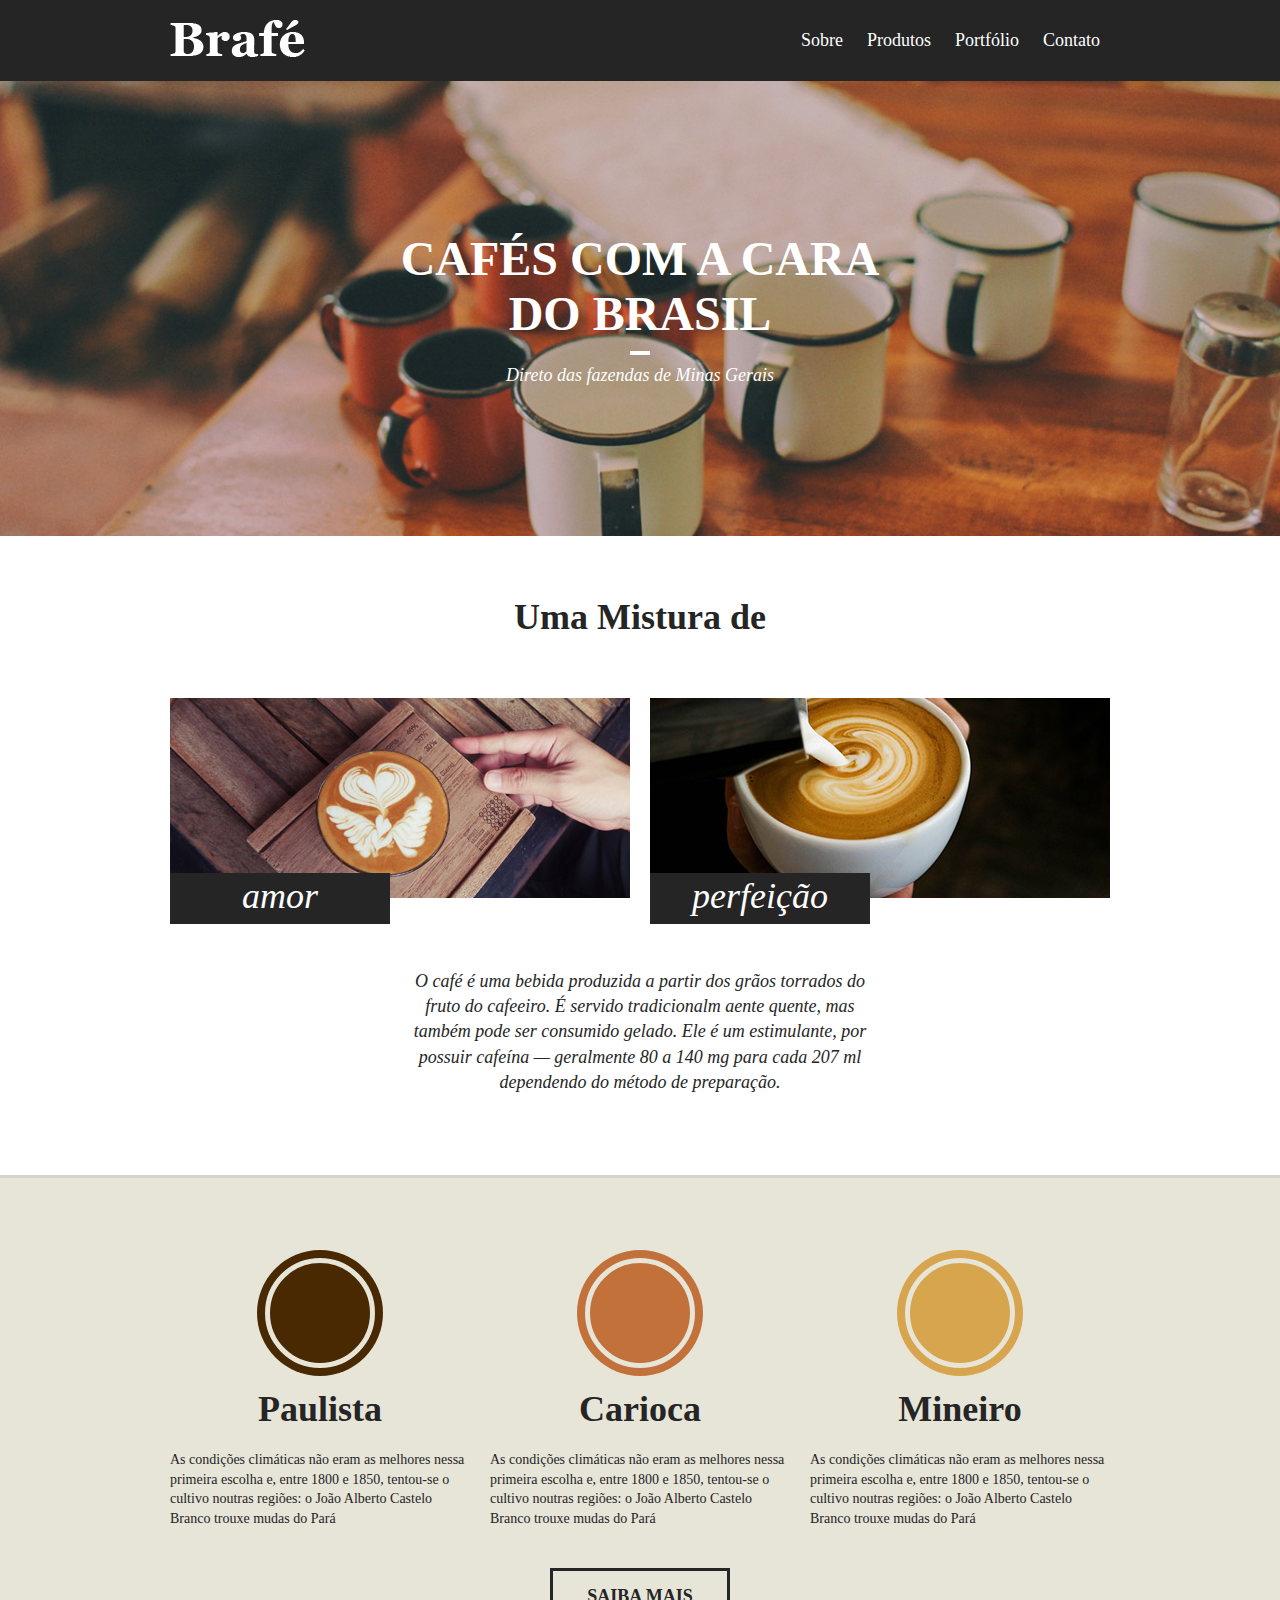
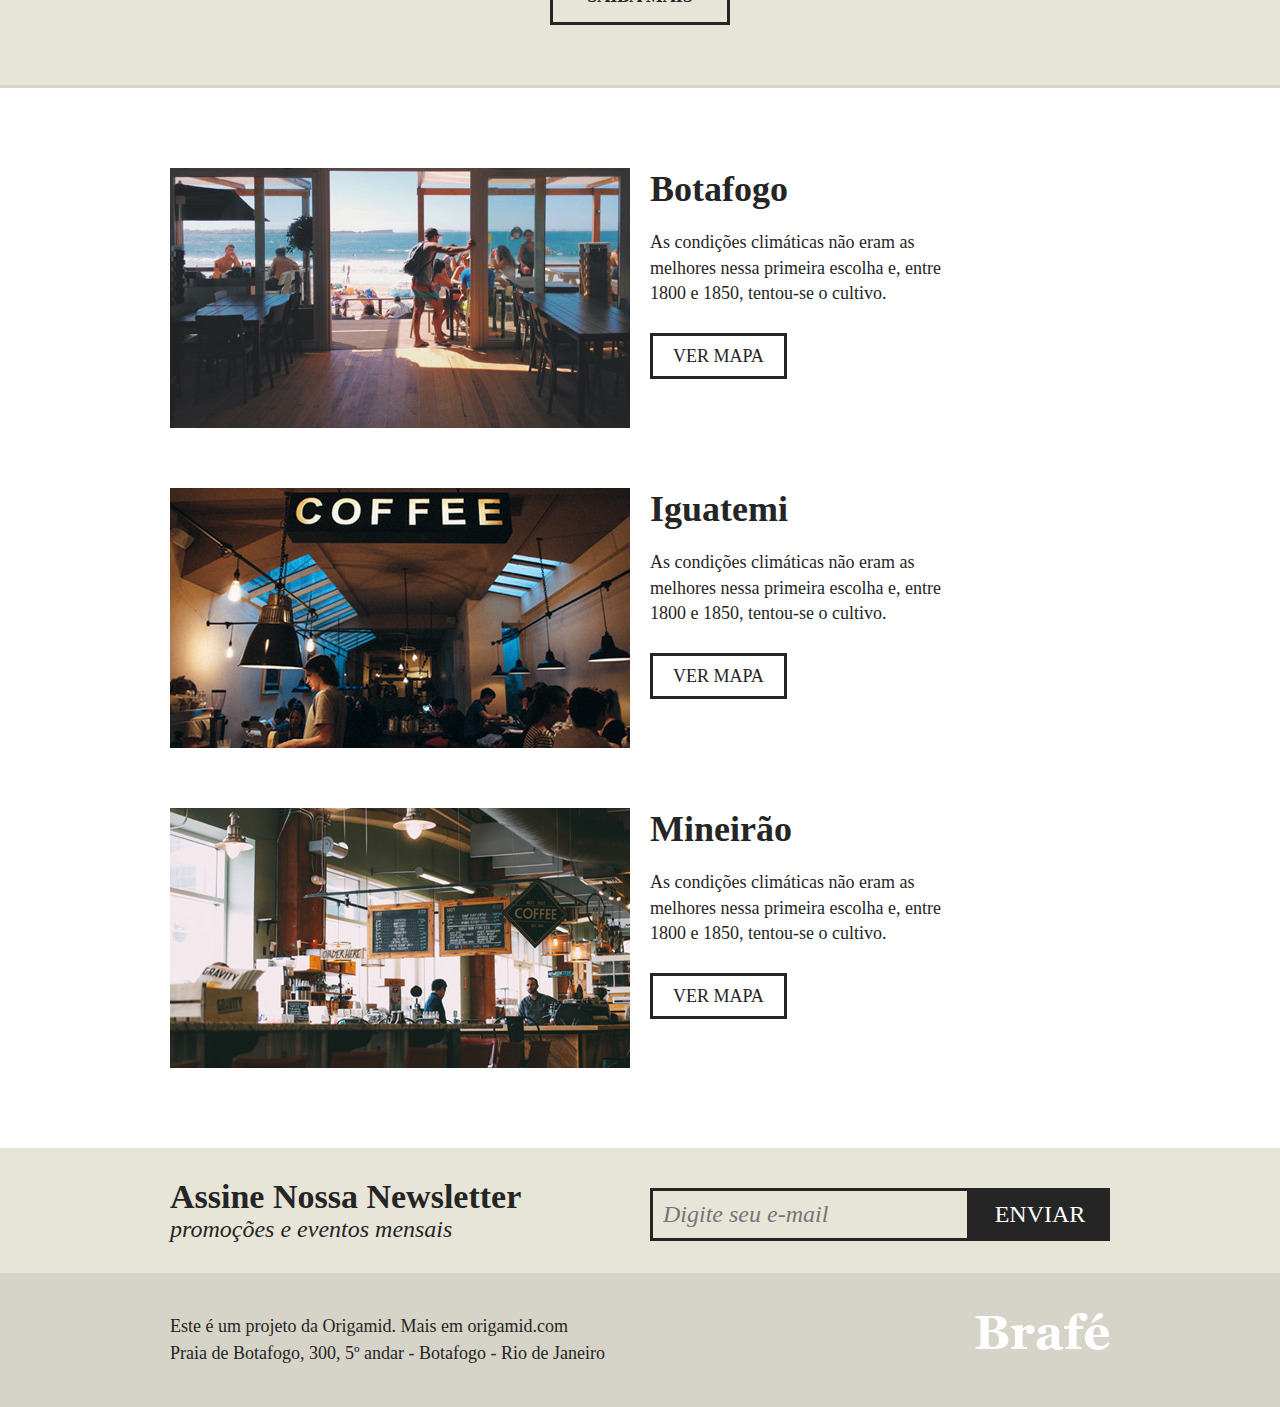
<file: html/index.html>
<!DOCTYPE html>
<html lang="pt-br">
  <head>
    <title>Brafé 1</title>
    <meta charset="utf-8" />
    <meta
      name="viewport"
      content="width=device-width, initial-scale=1, shrink-to-fit=no"
    />
    <link rel="stylesheet" type="text/css" href="../css/style.css" />
  </head>
  <body>
    <header class="menu">
      <div class="menu-container">
        <a class="menu-logo" href="#"
          ><img src="../img/brafe.png" alt="Brafé"
        /></a>
        <nav class="menu-nav">
          <ul>
            <li><a href="#">Sobre</a></li>
            <li><a href="#">Produtos</a></li>
            <li><a href="#">Portfólio</a></li>
            <li><a href="#">Contato</a></li>
          </ul>
        </nav>
      </div>
    </header>

    <main class="intro">
      <h1>Cafés com a cara<br />do Brasil</h1>
      <p>Direto das fazendas de Minas Gerais</p>
    </main>

    <section class="sobre">
      <h2>Uma Mistura de</h2>
      <div class="sobre-container">
        <div class="sobre-item">
          <img src="../img/cafe-1.jpg" />
          <h3>amor</h3>
        </div>
        <div class="sobre-item">
          <img src="../img/cafe-2.jpg" />
          <h3>perfeição</h3>
        </div>
      </div>
      <p>
        O café é uma bebida produzida a partir dos grãos torrados do fruto do
        cafeeiro. É servido tradicionalm aente quente, mas também pode ser
        consumido gelado. Ele é um estimulante, por possuir cafeína — geralmente
        80 a 140 mg para cada 207 ml dependendo do método de preparação.
      </p>
    </section>

    <section class="produtos">
      <div class="produtos-container">
        <div class="produtos-item">
          <h2 class="produtos-paulista">Paulista</h2>
          <p>
            As condições climáticas não eram as melhores nessa primeira escolha
            e, entre 1800 e 1850, tentou-se o cultivo noutras regiões: o João
            Alberto Castelo Branco trouxe mudas do Pará
          </p>
        </div>
        <div class="produtos-item">
          <h2 class="produtos-carioca">Carioca</h2>
          <p>
            As condições climáticas não eram as melhores nessa primeira escolha
            e, entre 1800 e 1850, tentou-se o cultivo noutras regiões: o João
            Alberto Castelo Branco trouxe mudas do Pará
          </p>
        </div>
        <div class="produtos-item">
          <h2 class="produtos-mineiro">Mineiro</h2>
          <p>
            As condições climáticas não eram as melhores nessa primeira escolha
            e, entre 1800 e 1850, tentou-se o cultivo noutras regiões: o João
            Alberto Castelo Branco trouxe mudas do Pará
          </p>
        </div>
      </div>
      <a class="produtos-btn" href="#">Saiba Mais</a>
    </section>

    <section class="locais">
      <div class="locais-item">
        <img src="../img/botafogo.jpg" alt="Brafé unidade Botafogo" />
        <div>
          <h2>Botafogo</h2>
          <p>
            As condições climáticas não eram as melhores nessa primeira escolha
            e, entre 1800 e 1850, tentou-se o cultivo.
          </p>
          <a href="#">Ver Mapa</a>
        </div>
      </div>

      <div class="locais-item">
        <img src="../img/iguatemi.jpg" alt="Brafé unidade Iguatemi" />
        <div>
          <h2>Iguatemi</h2>
          <p>
            As condições climáticas não eram as melhores nessa primeira escolha
            e, entre 1800 e 1850, tentou-se o cultivo.
          </p>
          <a href="#">Ver Mapa</a>
        </div>
      </div>

      <div class="locais-item">
        <img src="../img/mineirao.jpg" alt="Brafé unidade Mineirão" />
        <div>
          <h2>Mineirão</h2>
          <p>
            As condições climáticas não eram as melhores nessa primeira escolha
            e, entre 1800 e 1850, tentou-se o cultivo.
          </p>
          <a href="#">Ver Mapa</a>
        </div>
      </div>
    </section>

    <section class="assine">
      <div class="assine-container">
        <div class="assine-info">
          <h2>Assine Nossa Newsletter</h2>
          <p>promoções e eventos mensais</p>
        </div>
        <form>
          <label>E-mail</label>
          <input type="text" placeholder="Digite seu e-mail" />
          <button type="submit">Enviar</button>
        </form>
      </div>
    </section>

    <footer class="footer">
      <div class="footer-container">
        <p>
          Este é um projeto da Origamid. Mais em origamid.com<br />Praia de
          Botafogo, 300, 5º andar - Botafogo - Rio de Janeiro
        </p>
        <img src="../img/brafe.png" alt="Brafé" />
      </div>
    </footer>
  </body>
</html>
</file>
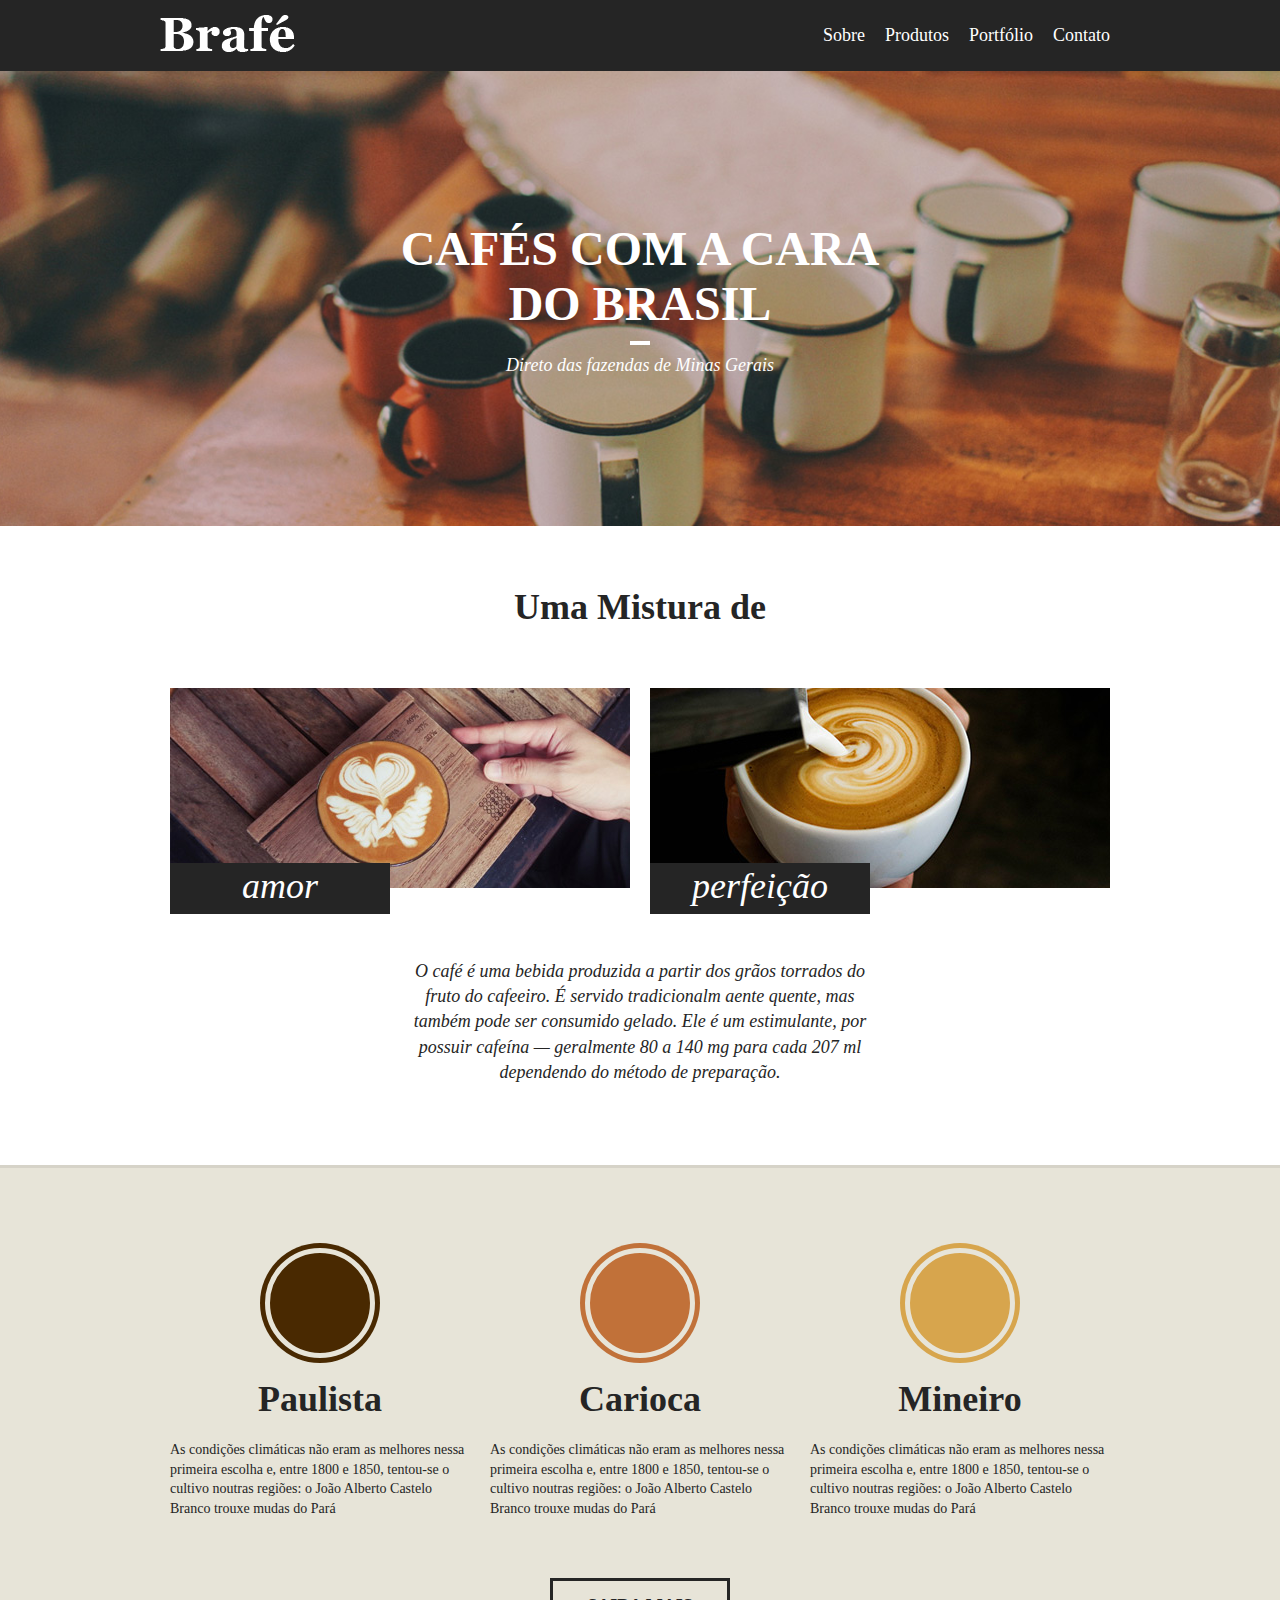
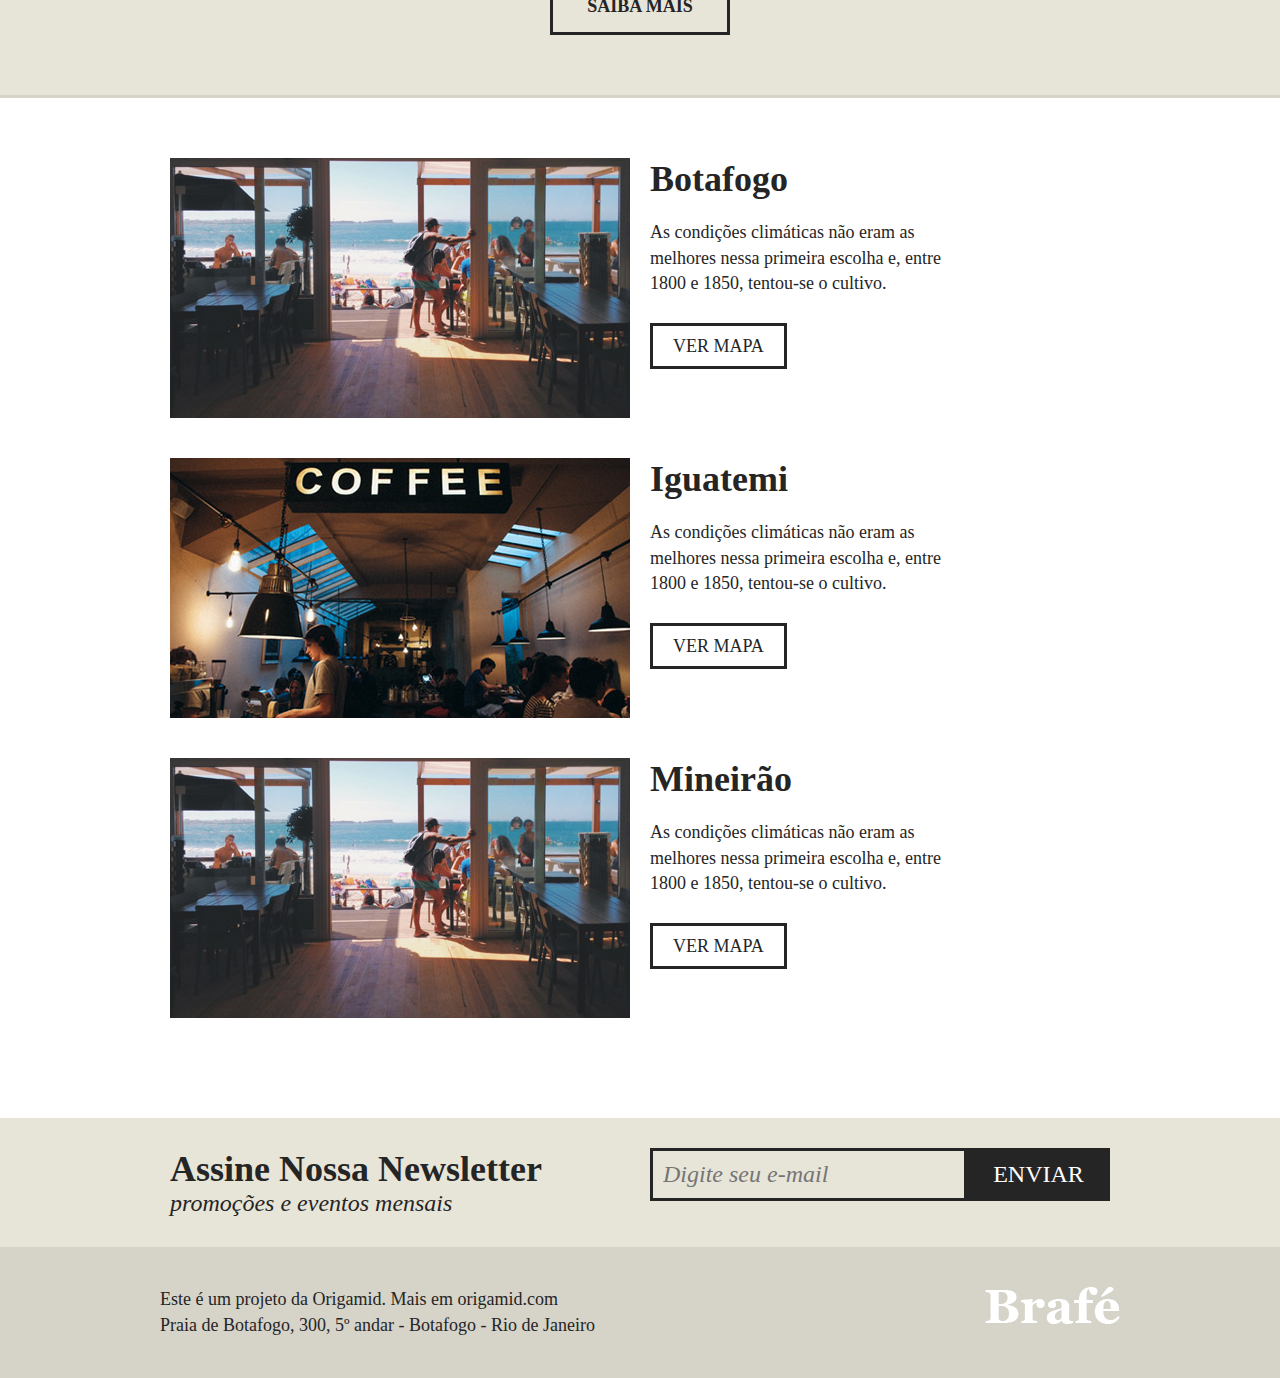
<file: flexbox/flexbox.html>
<!DOCTYPE html>
<html>
  <head>
    <title>Brafé 1</title>
    <meta charset="utf-8" />
    <meta
      name="viewport"
      content="width=device-width, initial-scale=1, shrink-to-fit=no"
    />
    <link rel="stylesheet" type="text/css" href="./css/flexbox.css" />
  </head>
  <body>
    <header class="menu">
      <div class="container">
        <a class="menu-logo" href="#"
          ><img src="img/brafe.png" alt="Brafé"
        /></a>
        <nav class="menu-nav">
          <ul>
            <li><a href="#">Sobre</a></li>
            <li><a href="#">Produtos</a></li>
            <li><a href="#">Portfólio</a></li>
            <li><a href="#">Contato</a></li>
          </ul>
        </nav>
      </div>
    </header>

    <main class="intro">
      <h1>Cafés com a cara<br />do Brasil</h1>
      <p>Direto das fazendas de Minas Gerais</p>
    </main>

    <section class="sobre">
      <h2>Uma Mistura de</h2>
      <div class="container">
        <div class="sobre-item">
          <img src="img/cafe-1.jpg" />
          <h3>amor</h3>
        </div>
        <div class="sobre-item">
          <img src="img/cafe-2.jpg" />
          <h3>perfeição</h3>
        </div>
      </div>
      <p>
        O café é uma bebida produzida a partir dos grãos torrados do fruto do
        cafeeiro. É servido tradicionalm aente quente, mas também pode ser
        consumido gelado. Ele é um estimulante, por possuir cafeína — geralmente
        80 a 140 mg para cada 207 ml dependendo do método de preparação.
      </p>
    </section>

    <section class="produtos">
      <div class="container">
        <div class="produtos-item">
          <h2 class="produtos-paulista">Paulista</h2>
          <p>
            As condições climáticas não eram as melhores nessa primeira escolha
            e, entre 1800 e 1850, tentou-se o cultivo noutras regiões: o João
            Alberto Castelo Branco trouxe mudas do Pará
          </p>
        </div>
        <div class="produtos-item">
          <h2 class="produtos-carioca">Carioca</h2>
          <p>
            As condições climáticas não eram as melhores nessa primeira escolha
            e, entre 1800 e 1850, tentou-se o cultivo noutras regiões: o João
            Alberto Castelo Branco trouxe mudas do Pará
          </p>
        </div>
        <div class="produtos-item">
          <h2 class="produtos-mineiro">Mineiro</h2>
          <p>
            As condições climáticas não eram as melhores nessa primeira escolha
            e, entre 1800 e 1850, tentou-se o cultivo noutras regiões: o João
            Alberto Castelo Branco trouxe mudas do Pará
          </p>
        </div>
      </div>
      <a class="produtos-btn" href="#">Saiba Mais</a>
    </section>

    <section class="locais">
      <div class="locais-item container">
        <div class="locais-img">
          <img src="img/botafogo.jpg" alt="Brafé unidade Botafogo" />
        </div>
        <div class="locais-info">
          <h2>Botafogo</h2>
          <p>
            As condições climáticas não eram as melhores nessa primeira escolha
            e, entre 1800 e 1850, tentou-se o cultivo.
          </p>
          <a href="#">Ver Mapa</a>
        </div>
      </div>

      <div class="locais-item container">
        <div class="locais-img">
          <img src="img/iguatemi.jpg" alt="Brafé unidade Iguatemi" />
        </div>
        <div class="locais-info">
          <h2>Iguatemi</h2>
          <p>
            As condições climáticas não eram as melhores nessa primeira escolha
            e, entre 1800 e 1850, tentou-se o cultivo.
          </p>
          <a href="#">Ver Mapa</a>
        </div>
      </div>

      <div class="locais-item container">
        <div class="locais-img">
          <img src="img/botafogo.jpg" alt="Brafé unidade Mineirão" />
        </div>
        <div class="locais-info">
          <h2>Mineirão</h2>
          <p>
            As condições climáticas não eram as melhores nessa primeira escolha
            e, entre 1800 e 1850, tentou-se o cultivo.
          </p>
          <a href="#">Ver Mapa</a>
        </div>
      </div>
    </section>

    <section class="assine">
      <div class="container">
        <div class="assine-info">
          <h2>Assine Nossa Newsletter</h2>
          <p>promoções e eventos mensais</p>
        </div>
        <form>
          <label>E-mail</label>
          <input type="text" placeholder="Digite seu e-mail" />
          <button type="submit">Enviar</button>
        </form>
      </div>
    </section>

    <footer class="footer">
      <div class="container">
        <p>
          Este é um projeto da Origamid. Mais em origamid.com<br />Praia de
          Botafogo, 300, 5º andar - Botafogo - Rio de Janeiro
        </p>
        <div class="form-img">
          <img src="img/brafe.png" alt="Brafé" />
        </div>
      </div>
    </footer>
  </body>
</html>
</file>
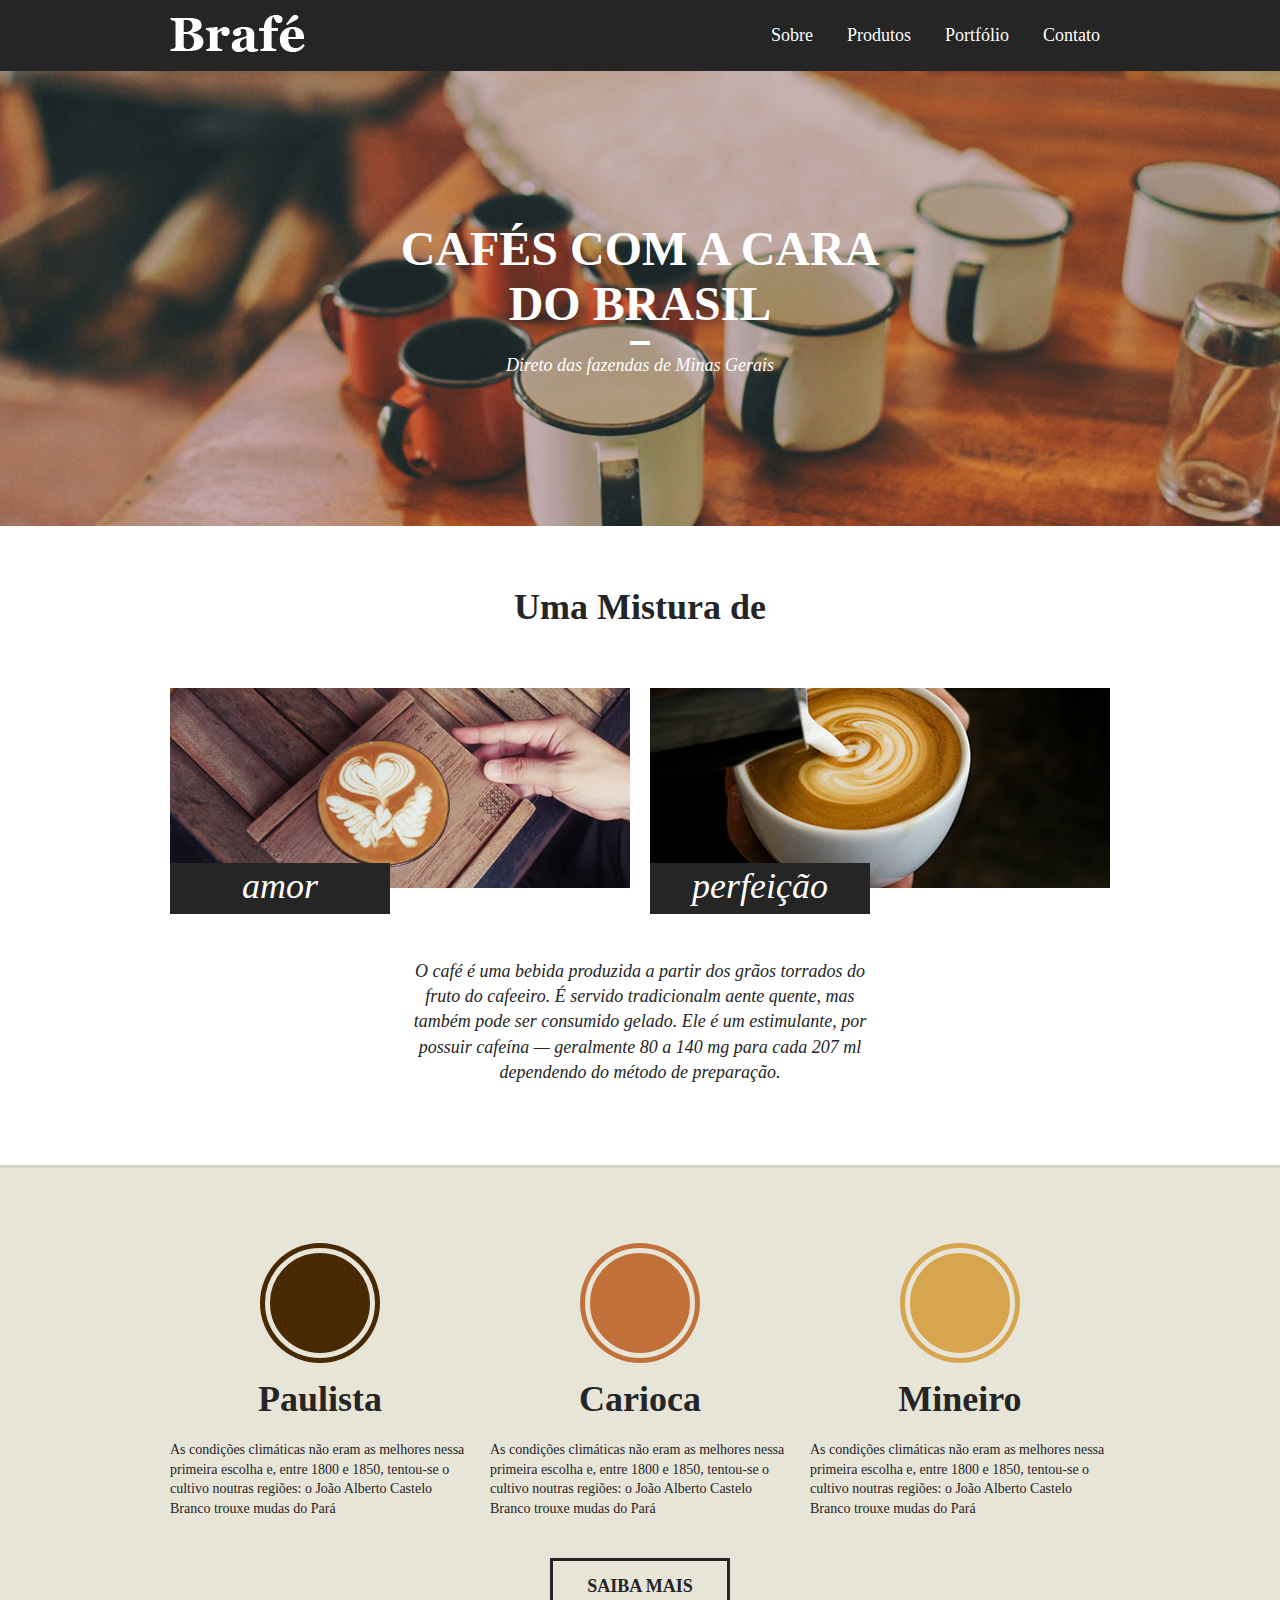
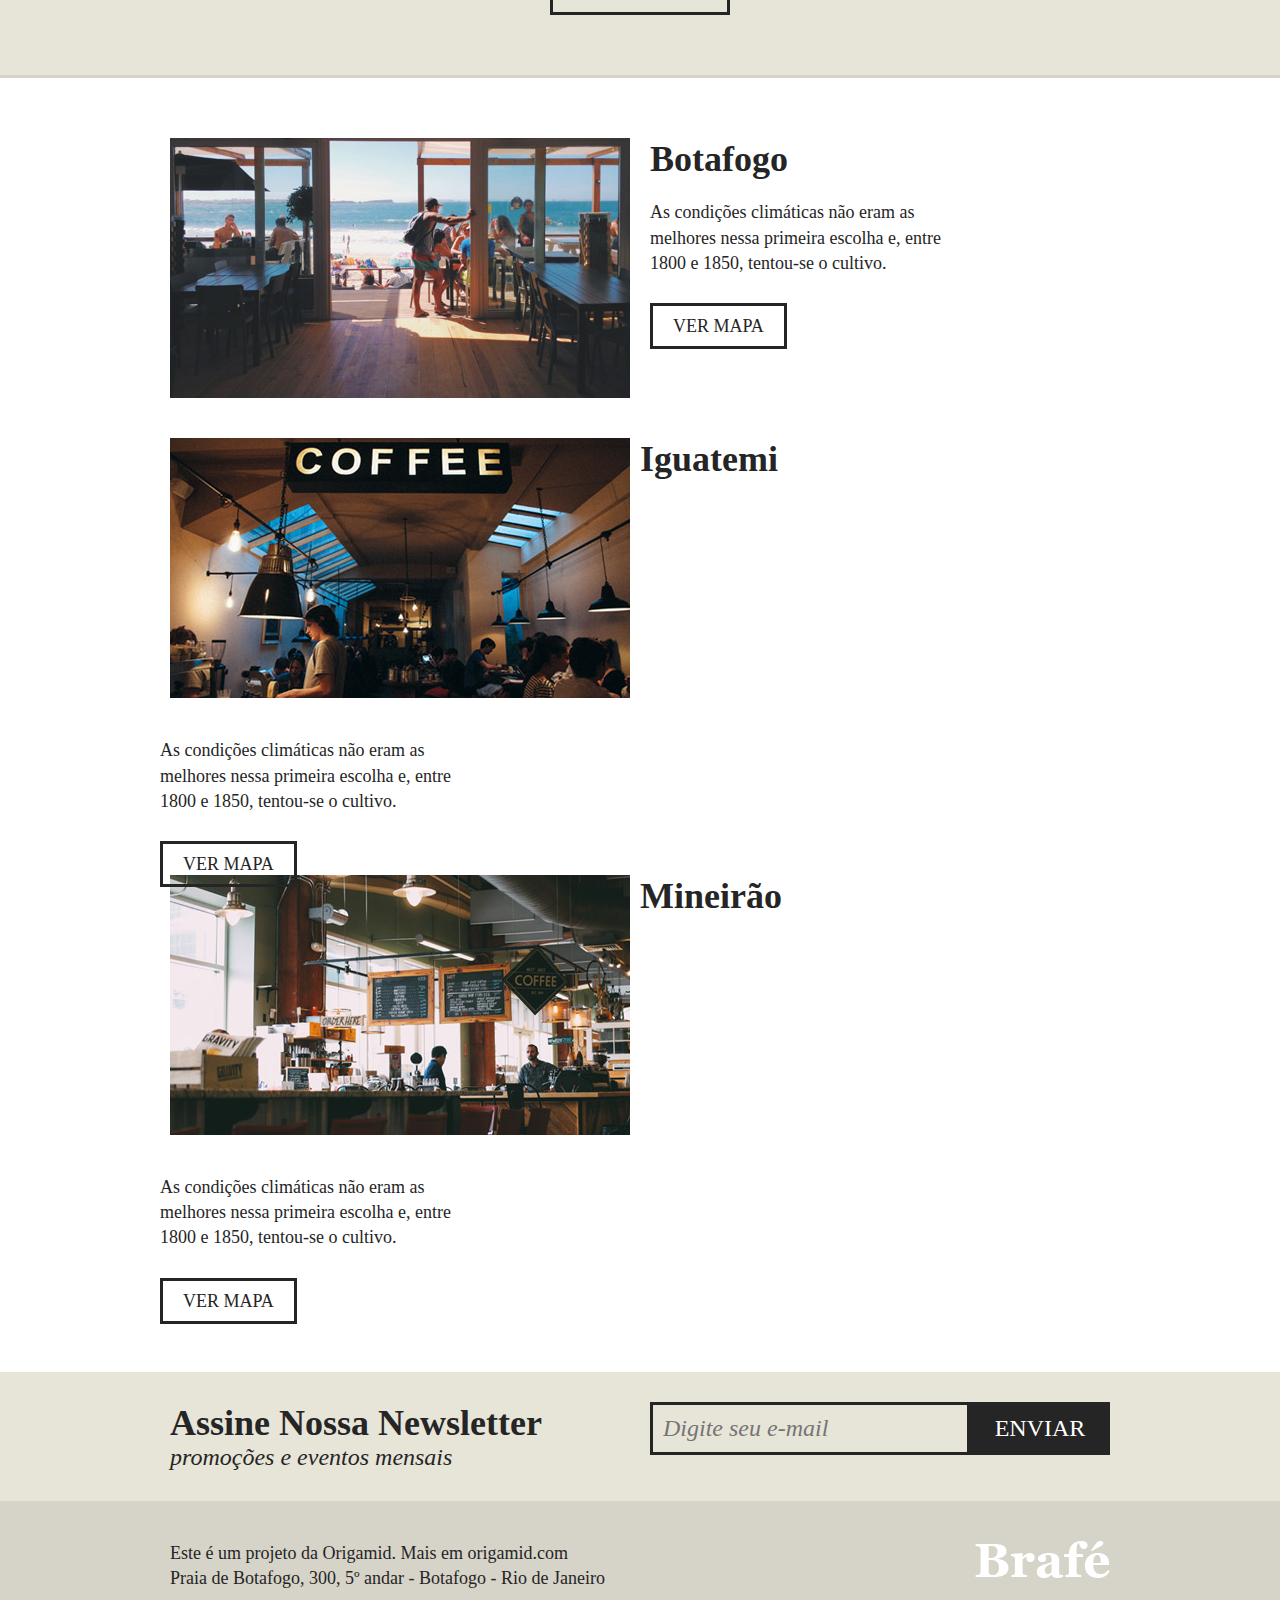
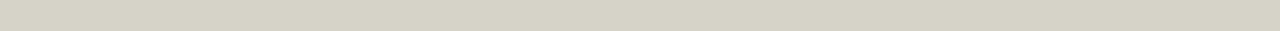
<file: grid/html/brafe.html>
<!DOCTYPE html>
<html lang="pt-br">
  <head>
    <title>Brafé 2</title>
    <meta charset="utf-8" />
    <meta
      name="viewport"
      content="width=device-width, initial-scale=1, shrink-to-fit=no"
    />
    <link rel="stylesheet" type="text/css" href="../css/brafe.css" />
    <link rel="stylesheet" type="text/css" href="../css/grid.css" />
  </head>
  <body>
    <header class="menu">
      <div class="container">
        <a class="menu-logo grid-4" href="#"
          ><img src="../img/brafe.png" alt="Brafé"
        /></a>
        <nav class="menu-nav grid-8">
          <ul>
            <li><a href="#">Sobre</a></li>
            <li><a href="#">Produtos</a></li>
            <li><a href="#">Portfólio</a></li>
            <li><a href="#">Contato</a></li>
          </ul>
        </nav>
      </div>
    </header>

    <main class="intro">
      <h1>Cafés com a cara<br />do Brasil</h1>
      <p>Direto das fazendas de Minas Gerais</p>
    </main>

    <section class="sobre">
      <h2>Uma Mistura de</h2>
      <div class="container">
        <div class="sobre-item grid-6">
          <img src="../img/cafe-1.jpg" />
          <h3>amor</h3>
        </div>
        <div class="sobre-item grid-6">
          <img src="../img/cafe-2.jpg" />
          <h3>perfeição</h3>
        </div>
      </div>
      <p>
        O café é uma bebida produzida a partir dos grãos torrados do fruto do
        cafeeiro. É servido tradicionalm aente quente, mas também pode ser
        consumido gelado. Ele é um estimulante, por possuir cafeína — geralmente
        80 a 140 mg para cada 207 ml dependendo do método de preparação.
      </p>
    </section>

    <section class="produtos">
      <div class="container">
        <div class="produtos-item grid-4">
          <h2 class="produtos-paulista">Paulista</h2>
          <p>
            As condições climáticas não eram as melhores nessa primeira escolha
            e, entre 1800 e 1850, tentou-se o cultivo noutras regiões: o João
            Alberto Castelo Branco trouxe mudas do Pará
          </p>
        </div>
        <div class="produtos-item grid-4">
          <h2 class="produtos-carioca">Carioca</h2>
          <p>
            As condições climáticas não eram as melhores nessa primeira escolha
            e, entre 1800 e 1850, tentou-se o cultivo noutras regiões: o João
            Alberto Castelo Branco trouxe mudas do Pará
          </p>
        </div>
        <div class="produtos-item grid-4">
          <h2 class="produtos-mineiro">Mineiro</h2>
          <p>
            As condições climáticas não eram as melhores nessa primeira escolha
            e, entre 1800 e 1850, tentou-se o cultivo noutras regiões: o João
            Alberto Castelo Branco trouxe mudas do Pará
          </p>
        </div>
      </div>
      <a class="produtos-btn" href="#">Saiba Mais</a>
    </section>

    <section class="locais">
      <div class="locais-item  container">
        <div class="grid-6">
          <img src="../img/botafogo.jpg" alt="Brafé unidade Botafogo" />
        </div>
        <div class="grid-6">
          <h2>Botafogo</h2>
          <p>
            As condições climáticas não eram as melhores nessa primeira escolha
            e, entre 1800 e 1850, tentou-se o cultivo.
          </p>
          <a href="#">Ver Mapa</a>
        </div>
      </div>

      <div class="locais-item  container">
        <div class="grid-6">
          <img src="../img/iguatemi.jpg" alt="Brafé unidade Iguatemi" />
        </div>
        <div>
          <h2>Iguatemi</h2>
          <p>
            As condições climáticas não eram as melhores nessa primeira escolha
            e, entre 1800 e 1850, tentou-se o cultivo.
          </p>
          <a href="#">Ver Mapa</a>
        </div>
      </div>

      <div class="locais-item  container">
        <div class="grid-6">
          <img src="../img/mineirao.jpg" alt="Brafé unidade Mineirão" />
        </div>
        <div>
          <h2>Mineirão</h2>
          <p>
            As condições climáticas não eram as melhores nessa primeira escolha
            e, entre 1800 e 1850, tentou-se o cultivo.
          </p>
          <a href="#">Ver Mapa</a>
        </div>
      </div>
    </section>

    <section class="assine">
      <div class="container">
        <div class="assine-info grid-6">
          <h2>Assine Nossa Newsletter</h2>
          <p>promoções e eventos mensais</p>
        </div>
        <form class="grid-6">
          <label>E-mail</label>
          <input type="text" placeholder="Digite seu e-mail" />
          <button type="submit">Enviar</button>
        </form>
      </div>
    </section>

    <footer class="footer">
      <div class="container">
        <p class="grid-8">
          Este é um projeto da Origamid. Mais em origamid.com<br />Praia de
          Botafogo, 300, 5º andar - Botafogo - Rio de Janeiro
        </p>
        <div class="grid-4">
          <img src="../img/brafe.png" alt="Brafé" />
        </div>
      </div>
    </footer>
  </body>
</html>
</file>
<file: grid/css/grid.css>
.container {
  max-width: 960px;
  margin: 0 auto;
}

.container::after,
.container::before {
  content: "";
  display: table;
  clear: both;
}

.grid-1,
.grid-2,
.grid-3,
.grid-4,
.grid-5,
.grid-6,
.grid-7,
.grid-8,
.grid-9,
.grid-10,
.grid-11,
.grid-12 {
  margin-left: 10px;
  margin-right: 10px;
  float: left;
  display: block;
  min-height: 1px;
}

.grid-1 {
  width: calc(8.333% - 20px);
}

.grid-2 {
  width: calc(16.666% - 20px);
}

.grid-3 {
  width: calc(25% - 20px);
}

.grid-4 {
  width: calc(33.333% - 20px);
}

.grid-5 {
  width: calc(41.666% - 20px);
}

.grid-6 {
  width: calc(50% - 20px);
}

.grid-7 {
  width: calc(58.333% - 20px);
}

.grid-8 {
  width: calc(66.666% - 20px);
}

.grid-9 {
  width: calc(75% - 20px);
}

.grid-10 {
  width: calc(83.333% - 20px);
}

.grid-11 {
  width: calc(91.666% - 20px);
}

.grid-12 {
  width: calc(100% - 20px);
}

@media only screen and (max-width: 739px) {
  .container {
    max-width: 300px;
  }

  .grid-1,
  .grid-2,
  .grid-3,
  .grid-4,
  .grid-5,
  .grid-6,
  .grid-7,
  .grid-8,
  .grid-9,
  .grid-10,
  .grid-11,
  .grid-12 {
    width: 100%;
    margin-left: 0px;
    margin-right: 0px;
    float: none;
  }
}
</file>
<file: css/style.css>
/* Reset */
body,
h1,
h2,
h3,
p,
ul {
  padding: 0px;
  margin: 0px;
}

body {
  font-family: Georgia, serif;
  color: #252525;
}

* {
  box-sizing: border-box;
}

/* Menu */

.menu {
  background: #252525;
  padding: 20px 0;
}

.menu-container {
  max-width: 960px;
  margin: 0 auto;
}

.menu-container::after,
.menu-container::before {
  content: "";
  display: table;
  clear: both;
}

a.menu-logo {
  display: block;
  float: left;
  margin-left: 10px;
}

.menu-nav {
  float: right;
  margin-right: 10px;
}

.menu-nav li {
  display: inline-block;
}

.menu-nav a {
  display: block;
  padding: 10px;
  text-decoration: none;
  color: #fff;
  font-size: 1.125em;
}

@media only screen and (max-width: 739px) {
  .menu {
    text-align: center;
  }

  a.menu-logo {
    float: none;
    margin: 0 auto;
  }

  .menu-nav {
    float: none;
    clear: both;
  }
}

/* Intro */
.intro {
  background: url("../img/bg-intro.jpg") no-repeat center center;
  background-size: cover;
  padding: 150px 0;
  text-align: center;
  color: #fff;
}

.intro h1 {
  text-transform: uppercase;
  font-size: 3em;
}

.intro h1::after {
  content: "";
  display: block;
  width: 20px;
  height: 4px;
  background: #fff;
  margin: 10px auto;
}

.intro p {
  font-style: italic;
  font-size: 1.125em;
}

@media only screen and (max-width: 739px) {
  .intro {
    padding: 60px 0;
  }
}

/* Sobre */
.sobre {
  padding: 60px 0;
}

.sobre-container {
  max-width: 960px;
  margin: 0 auto;
}

.sobre-container::after,
.sobre-container::before {
  content: "";
  display: table;
  clear: both;
}

.sobre h2 {
  text-align: center;
  font-size: 2.25em;
  margin-bottom: 60px;
}

.sobre-item {
  width: 460px;
  float: left;
  margin: 0 10px;
}

.sobre-item img {
  display: block;
  max-width: 100%;
}

.sobre-item h3 {
  font-size: 2.25em;
  line-height: 1em;
  background: #252525;
  width: 220px;
  color: #fff;
  font-style: italic;
  font-weight: normal;
  text-align: center;
  padding: 5px 0 10px 0;
  top: -25px;
  position: relative;
}

.sobre > p {
  font-size: 1.125em;
  line-height: 1.4em;
  font-style: italic;
  text-align: center;
  margin: 20px auto;
  max-width: 460px;
}

@media only screen and (min-width: 739px) and (max-width: 980px) {
  .sobre-container {
    max-width: 720px;
  }

  .sobre-item {
    width: 340px;
  }
}

@media only screen and (max-width: 739px) {
  .sobre-container {
    max-width: 300px;
  }

  .sobre-item {
    max-width: 300px;
    margin: 0 auto;
  }
}

/* Produtos */
.produtos {
  background: #e7e4d8;
  padding: 60px 0;
  border-top: 3px solid #d6d3c8;
  border-bottom: 3px solid #d6d3c8;
}

.produtos-container {
  max-width: 960px;
  margin: 0 auto;
}

.produtos-container::before,
.produtos-container::after {
  content: "";
  clear: both;
  display: table;
}

.produtos-item {
  width: 300px;
  float: left;
  margin: 0 10px 20px 10px;
}

.produtos-item h2 {
  text-align: center;
  font-size: 2.25em;
  margin-bottom: 20px;
}

.produtos-item h2::before {
  content: "";
  display: block;
  width: 100px;
  height: 100px;
  background: currentColor;
  border-radius: 50%;
  margin: 20px auto;
  border: 5px solid #e7e4d8;
  box-shadow: 0 0 0 8px currentColor;
}

h2.produtos-paulista::before {
  color: #492901;
}

h2.produtos-carioca::before {
  color: #c17139;
}

h2.produtos-mineiro::before {
  color: #d7a54d;
}

.produtos-item p {
  font-size: 0.875em;
  line-height: 1.4em;
}

.produtos-btn {
  width: 180px;
  border: 3px solid;
  color: #252525;
  text-decoration: none;
  display: block;
  font-size: 1.125em;
  font-weight: bold;
  text-transform: uppercase;
  text-align: center;
  padding: 15px 0;
  margin: 20px auto 0 auto;
}

.produtos-btn:hover {
  color: #c17139;
}

@media only screen and (min-width: 739px) and (max-width: 980px) {
  .produtos-container {
    max-width: 720px;
  }

  .produtos-item {
    width: 220px;
  }
}

@media only screen and (max-width: 739px) {
  .produtos-container {
    max-width: 300px;
  }

  .produtos-item {
    margin: 0 auto 20px auto;
  }
}

/* Locais */
.locais {
  max-width: 960px;
  margin: 0 auto;
  padding: 20px 0;
}

.locais-item {
  clear: both;
  margin: 60px 0;
}

.locais-item::after,
.locais-item::before {
  content: " ";
  display: table;
  clear: both;
}

.locais-item img {
  width: 460px;
  float: left;
  display: block;
  margin: 0 10px;
}

.locais-item > div {
  width: 460px;
  float: left;
  margin: 0 10px;
}

.locais-item h2 {
  font-size: 2.25em;
  margin-bottom: 20px;
}

.locais-item p {
  font-size: 1.125em;
  line-height: 1.4em;
  max-width: 320px;
  margin-bottom: 40px;
}

.locais-item a {
  font-size: 1.125em;
  text-transform: uppercase;
  text-decoration: none;
  border: 3px solid;
  color: #252525;
  padding: 10px 20px;
}

@media only screen and (min-width: 739px) and (max-width: 980px) {
  .locais {
    max-width: 720px;
  } 

  .locais-item > div,
  .locais-item img {
    max-width: 340px;
  }
}

@media only screen and (max-width: 739px) {
  .locais-item img {
    width: 300px;
    margin: 0px;
  }

  .locais {
    max-width: 300px;
  } 
}

/* Assine */
.assine {
  background: #e7e4d8;
  padding: 30px 0;
}

.assine-container {
  max-width: 960px;
  margin: 0 auto;
}

.assine-container::after,
.assine-container::before {
  content: "";
  display: table;
  clear: both;
}

.assine-info {
  width: 460px;
  margin: 0 10px;
  float: left;
}

.assine-info h2 {
  font-size: 2.125em;
}

.assine-info p {
  font-size: 1.5em;
  font-style: italic;
}

.assine form {
  width: 460px;
  margin: 10px 10px 0 10px;
  float: left;
}

.assine form label {
  display: none;
}

.assine input {
  width: 320px;
  border: 3px solid #252525;
  background: none;
  font-size: 1.5em;
  font-style: italic;
  font-family: Georgia, serif;
  padding: 10px;
  float: left;
}

.assine button {
  background: #252525;
  font-family: Georgia, serif;
  text-transform: uppercase;
  font-size: 1.5em;
  width: 140px;
  padding: 13px 0;
  color: #fff;
  border: none;
  cursor: pointer;
}

@media only screen and (min-width: 739px) and (max-width: 980px) {
  .assine-container {
    max-width: 720px;
  }

  .assine-info,  .assine form, .assine input {
    width: 340px;
  }
}
  
@media only screen and (max-width: 739px) {
  .assine-container {
    max-width: 300px;
  }

  .assine-info,  .assine form, .assine input {
    width: 340px;
    margin: 10px 0 0 0;
  }
}


/* Footer */
.footer {
  background: #d6d3c8;
  padding: 40px 0;
}

.footer-container {
  max-width: 960px;
  margin: 0 auto;
}

.footer-container::after,
.footer-container::before {
  content: "";
  display: table;
  clear: both;
}

.footer p {
  float: left;
  margin: 0 10px;
  font-size: 1.125em;
  line-height: 1.5em;
}

.footer img {
  float: right;
  margin: 0 10px;
  display: block;
}

@media (max-width: 739px) {
  .footer-container {
    max-width: 300px;
  }

  .footer p {
    float: none;
    margin: 0;
  }

  .footer img {
    float: none;
    margin: 20px 0;
  }
}
</file>
<file: flexbox/css/flexbox.css>
/* Reset */

body,
h1,
h2,
h3,
p,
ul {
  padding: 0px;
  margin: 0px;
}

body {
  font-family: Georgia, serif;
  color: #252525;
}

* {
  box-sizing: border-box;
}

.container {
  display: flex;
  max-width: 960px;
  margin: 0 auto;
}
/* Menu */

.menu {
  background: #252525;
  padding: 15px 0;
}

.menu-nav a {
  text-decoration: none;
  color: #fff;
  font-size: 1.125em;
}

.menu-nav {
  flex: 1;
  align-self: center;
}

.menu-nav ul {
  float: right;
  display: flex;
  list-style: none;
}

.menu-nav ul li a {
  padding: 10px;
}

/* Intro */

.intro {
  background: url("../img/bg-intro.jpg") no-repeat center center;
  background-size: cover;
  color: #fff;
  padding: 150px 0;
  text-align: center;
}

.intro h1 {
  text-transform: uppercase;
  font-size: 3em;
}

.intro h1::after {
  content: "";
  display: block;
  width: 20px;
  height: 4px;
  background: #fff;
  margin: 10px auto;
}

.intro p {
  font-style: italic;
  font-size: 1.125em;
}

/* Sobre */
.sobre {
  padding: 60px 0;
}

.sobre h2 {
  font-size: 2.25em;
  text-align: center;
  margin-bottom: 60px;
}

.sobre-item {
  flex: 1;
  margin: 0 10px;
}

.sobre-item img {
  display: block;
  max-width: 100%;
}

.sobre-item h3 {
  font-size: 2.25em;
  line-height: 1em;
  background: #252525;
  color: #fff;
  font-style: italic;
  font-weight: normal;
  text-align: center;
  position: relative;
  width: 220px;
  padding: 5px 0 10px 0;
  top: -25px;
}

.sobre > p {
  font-size: 1.125em;
  line-height: 1.4em;
  font-style: italic;
  margin: 20px auto;
  max-width: 460px;
  text-align: center;
}

/* Produtos */

.produtos {
  background: #e7e4d8;
  border-top: 3px solid #d6d3c8;
  border-bottom: 3px solid #d6d3c8;
  padding: 60px 0;
}

.produtos-item {
  margin: 0 10px 40px 10px;
  flex: 1;
}

.produtos-item h2 {
  font-size: 2.25em;
  text-align: center;
  margin-bottom: 20px;
}

.produtos-item h2::before {
  content: "";
  display: block;
  width: 100px;
  height: 100px;
  background: currentColor;
  border-radius: 50%;
  border: 5px solid #e7e4d8;
  box-shadow: 0 0 0 5px currentColor;
  margin: 20px auto;
}

h2.produtos-paulista::before {
  color: #492901;
}

h2.produtos-carioca::before {
  color: #c17139;
}

h2.produtos-mineiro::before {
  color: #d7a54d;
}

.produtos-item p {
  font-size: 0.875em;
  line-height: 1.4em;
}

.produtos-btn {
  border: 3px solid #252525;
  color: #252525;
  text-decoration: none;
  text-align: center;
  font-size: 1.125em;
  font-weight: bold;
  text-transform: uppercase;
  width: 180px;
  display: block;
  padding: 15px 0;
  margin: 20px auto 0 auto;
}

/* Locais */
.locais {
  padding: 60px 0;
}

.locais-item {
  margin-bottom: 40px;
}

.locais-img img {
  display: block;
  max-width: 100%;
}

.locais-img,
.locais-info {
  flex: 1;
  margin: 0 10px;
}

.locais-item h2 {
  font-size: 2.25em;
  margin-bottom: 20px;
}

.locais-item p {
  font-size: 1.125em;
  line-height: 1.4em;
  max-width: 320px;
  margin-bottom: 40px;
}

.locais-item a {
  font-size: 1.125em;
  text-transform: uppercase;
  text-decoration: none;
  border: 3px solid;
  color: #252525;
  padding: 10px 20px;
}

/* Assine */

.assine {
  background: #e7e4d8;
  padding: 30px 0;
}

.assine-info {
  flex: 1;
  margin: 0 10px;
}

.assine-info h2 {
  font-size: 2.25em;
}

.assine-info p {
  font-size: 1.5em;
  font-style: italic;
}

.assine form {
  flex: 1;
  margin: 0 10px;
  display: flex;
  flex-wrap: wrap;
  align-content: flex-start;
}

.assine form label {
  display: none;
}

.assine input {
  flex: 1;
  align-self: flex-start;
  padding: 10px;
  border: 3px solid #252525;
  background: none;
  font-size: 1.5em;
  font-style: italic;
  font-family: Georgia, serif;
}

.assine button {
  flex: 1;
  padding: 13px;
  align-self: flex-start;
  background: #252525;
  border: none;
  font-family: Georgia, serif;
  text-transform: uppercase;
  font-size: 1.5em;
  color: #fff;
  cursor: pointer;
}

/*Footer*/

.footer {
  background: #d6d3c8;
  padding: 40px 0;
}

.footer p {
  font-size: 1.125em;
  line-height: 1.4em;
  flex: 1;
}

.footer-img {
    margin: 0 10px;
}
</file>
<file: grid/css/brafe.css>
/* Reset */

body,
h1,
h2,
h3,
p,
ul {
  padding: 0px;
  margin: 0px;
}

body {
  font-family: Georgia, serif;
  color: #252525;
}

* {
  box-sizing: border-box;
}

img {
  max-width: 100%;
  display: block;
}

/* Menu */

.menu {
  background: #252525;
  padding: 15px 0;
}

.menu-nav ul {
  float: right;
}

.menu-nav ul li {
  display: inline-block;
}

.menu-nav a {
  text-decoration: none;
  color: #fff;
  font-size: 1.125em;
  margin-left: 10px;
  padding: 10px;
  display: block;
}

@media (max-width: 739px) {
  .menu-nav ul {
    float: none;
  }

  .menu-nav ul li {
    margin-left: 0px;
    padding-left: 0px;
    padding-right: 8px;
  }
}

/* Intro */

.intro {
  background: url("../img/bg-intro.jpg") no-repeat center center;
  background-size: cover;
  color: #fff;
  padding: 150px 0;
  text-align: center;
}

.intro h1 {
  text-transform: uppercase;
  font-size: 3em;
}

.intro h1::after {
  content: "";
  display: block;
  width: 20px;
  height: 4px;
  background: #fff;
  margin: 10px auto;
}

.intro p {
  font-style: italic;
  font-size: 1.125em;
}

@media (max-width: 739px) {
  .intro {
    padding: 60px 0;
  }
}

/* Sobre */
.sobre {
  padding: 60px 0;
}

.sobre h2 {
  font-size: 2.25em;
  text-align: center;
  margin-bottom: 60px;
}

.sobre-item h3 {
  font-size: 2.25em;
  line-height: 1em;
  background: #252525;
  color: #fff;
  font-style: italic;
  font-weight: normal;
  text-align: center;
  position: relative;
  width: 220px;
  padding: 5px 0 10px 0;
  top: -25px;
}

.sobre > p {
  font-size: 1.125em;
  line-height: 1.4em;
  font-style: italic;
  max-width: 460px;
  margin: 20px auto;
  text-align: center;
}

/* Produtos */

.produtos {
  background: #e7e4d8;
  border-top: 3px solid #d6d3c8;
  border-bottom: 3px solid #d6d3c8;
  padding: 60px 0;
}

.produtos-item {
  margin-bottom: 40px;
}

.produtos-item h2 {
  font-size: 2.25em;
  text-align: center;
  margin-bottom: 20px;
}

.produtos-item h2::before {
  content: "";
  display: block;
  width: 100px;
  height: 100px;
  background: currentColor;
  border-radius: 50%;
  border: 5px solid #e7e4d8;
  box-shadow: 0 0 0 5px currentColor;
  margin: 20px auto;
}

h2.produtos-paulista::before {
  color: #492901;
}

h2.produtos-carioca::before {
  color: #c17139;
}

h2.produtos-mineiro::before {
  color: #d7a54d;
}

.produtos-item p {
  font-size: 0.875em;
  line-height: 1.4em;
}

.produtos-btn {
  border: 3px solid #252525;
  color: #252525;
  text-decoration: none;
  text-align: center;
  font-size: 1.125em;
  font-weight: bold;
  text-transform: uppercase;
  width: 180px;
  display: block;
  padding: 15px 0;
  margin: 0 auto;
}

/* Locais */

.locais {
  padding: 60px 0;
}

.locais-item img {
  margin-bottom: 40px;
}

.locais-item h2 {
  font-size: 2.25em;
  margin-bottom: 20px;
}

.locais-item p {
  font-size: 1.125em;
  line-height: 1.4em;
  max-width: 320px;
  margin-bottom: 40px;
}

.locais-item a {
  font-size: 1.125em;
  text-transform: uppercase;
  text-decoration: none;
  border: 3px solid;
  color: #252525;
  padding: 10px 20px;
}

/* Assine */

.assine {
  background: #e7e4d8;
  padding: 30px 0;
}

.assine-info h2 {
  font-size: 2.25em;
}

.assine-info p {
  font-size: 1.5em;
  font-style: italic;
}

.assine form label {
  display: none;
}

.assine input {
  border: 3px solid #252525;
  background: none;
  font-size: 1.5em;
  font-style: italic;
  font-family: Georgia, serif;
  width: calc(100% - 140px);
  padding: 10px;
  float: left;
}

.assine button {
  background: #252525;
  border: none;
  font-family: Georgia, serif;
  text-transform: uppercase;
  font-size: 1.5em;
  color: #fff;
  cursor: pointer;
  width: 140px;
  padding: 13px 0;
}

/*Footer*/

.footer {
  background: #d6d3c8;
  padding: 40px 0;
}

.footer img {
  float: right;
}

.footer p {
  font-size: 1.125em;
  line-height: 1.4em;
}

@media (max-width: 739px) {
  .footer img {
    float: none;
    margin-top: 20px;
  }
}
</file>
